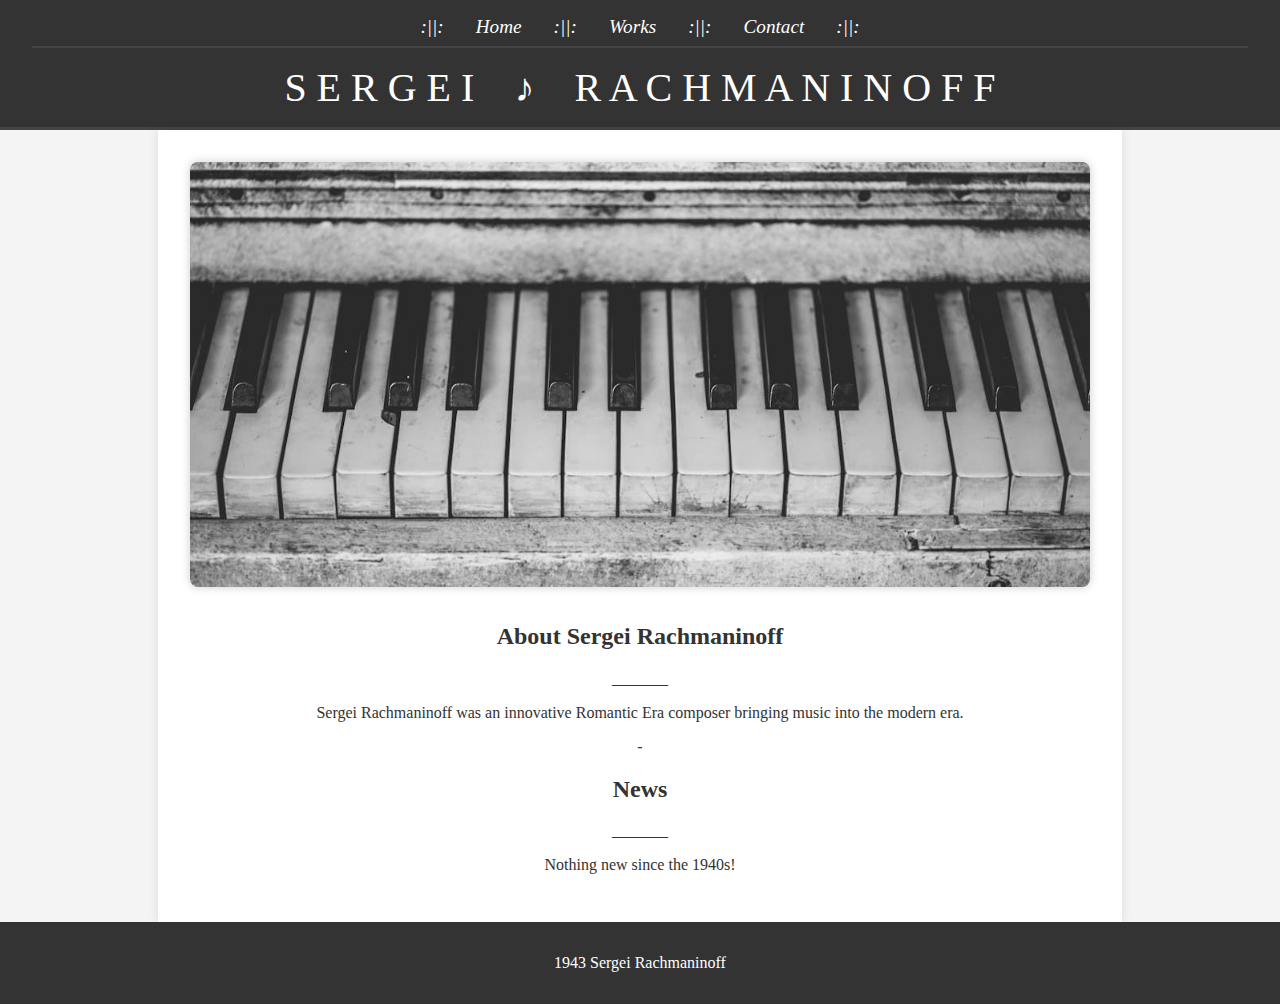
<file: index.html>
<!DOCTYPE html>
<html lang="en">
<head>
    <meta charset="UTF-8">
    <meta name="viewport" content="width=device-width, initial-scale=1.0">
    <title>Sergei Rachmaninoff - Home</title>
    <link rel="stylesheet" href="styles.css">
</head>
<body>
    <header>
        <nav>
            <ul id="nav-list">
                <li><a>:||:</a></li>
                <li><a href="index.html">Home</a></li>
                <li><a>:||:</a></li>
                <li><a href="works.html">Works</a></li>
                <li><a>:||:</a></li>
                <li><a href="contact.html">Contact</a></li>
                <li><a>:||:</a></li>
            </ul>
        </nav>
        <h1>S E R G E I&nbsp;&nbsp;&nbsp;&nbsp;♪&nbsp;&nbsp;&nbsp;&nbsp;R A C H M A N I N O F F</h1>
    </header>
    <main>
        <section class="image-section">
            <img src="images/home-image.jpg" alt="Sergei Rachmaninoff">
        </section>
        <section>
            <h2 align="center">About Sergei Rachmaninoff</h2>
            <p align="center">_______</p>
            <p align="center">Sergei Rachmaninoff was an innovative Romantic Era composer bringing music into the modern era.</p>
        </section>
        <section>
            <p align="center">-</p>
        </section>
        <section>
            <h2 align="center">News</h2>
            <p align="center">_______</p>
            <p align="center">Nothing new since the 1940s!</p>
        </section>
    </main>
    <footer>
        <p>1943 Sergei Rachmaninoff</p>
    </footer>
</body>
</html>
</file>
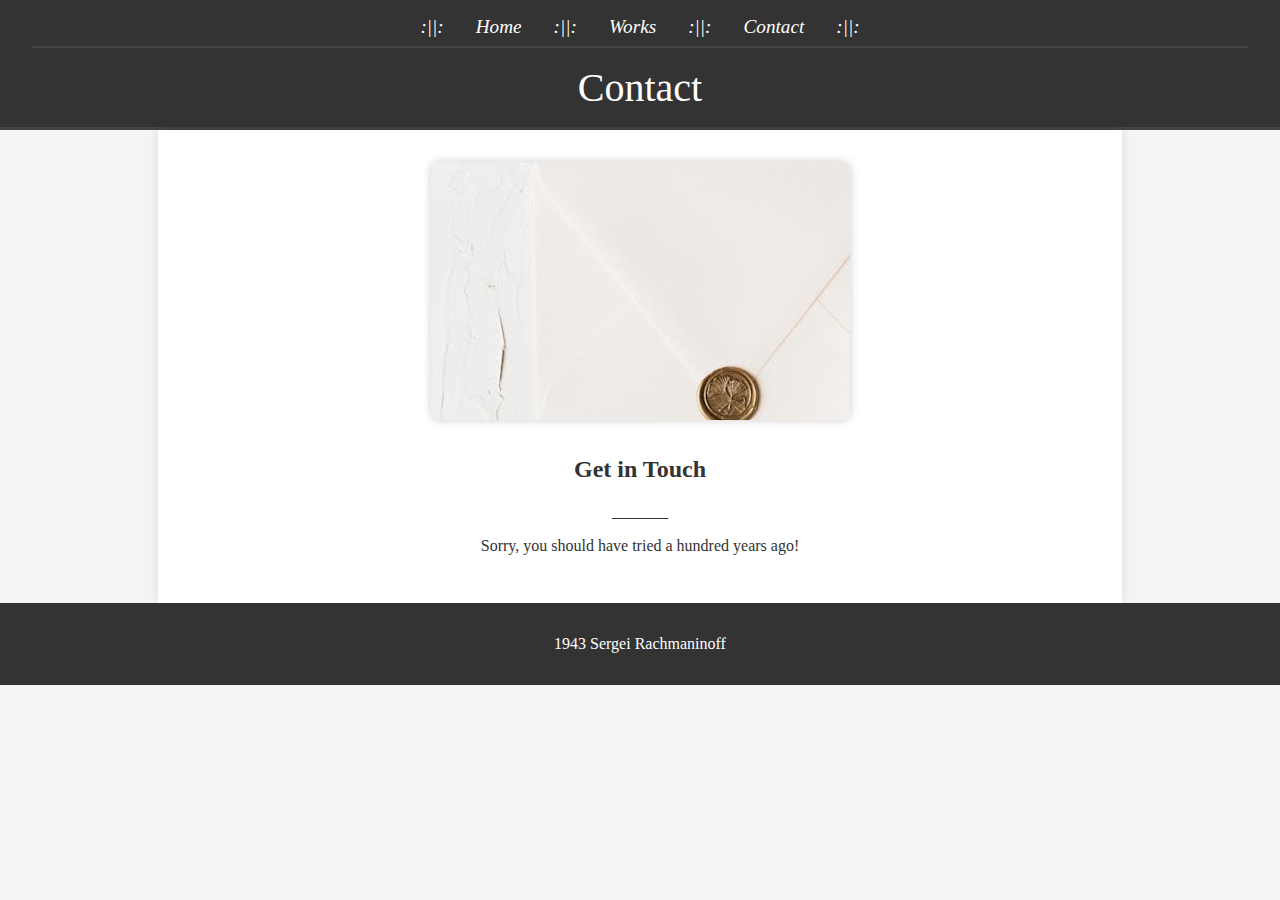
<file: contact.html>
<!DOCTYPE html>
<html lang="en">
<head>
    <meta charset="UTF-8">
    <meta name="viewport" content="width=device-width, initial-scale=1.0">
    <title>Sergei Rachmaninoff - Contact</title>
    <link rel="stylesheet" href="styles.css">
</head>
<body>
    <header>
        <nav>
            <ul id="nav-list">
                <li><a>:||:</a></li>
                <li><a href="index.html">Home</a></li>
                <li><a>:||:</a></li>
                <li><a href="works.html">Works</a></li>
                <li><a>:||:</a></li>
                <li><a href="contact.html">Contact</a></li>
                <li><a>:||:</a></li>
            </ul>
        </nav>
        <h1>Contact</h1>
    </header>
    <main>
        <section class="image-section">
            <img src="images/contact-image.jpg" alt="Sergei Rachmaninoff">
        </section>
        <section>
            <h2 align="center">Get in Touch</h2>
            <p align="center">_______</p>
            <p align="center">Sorry, you should have tried a hundred years ago!</p>
        </section>
    </main>
    <footer>
        <p>1943 Sergei Rachmaninoff</p>
    </footer>
</body>
</html>
</file>
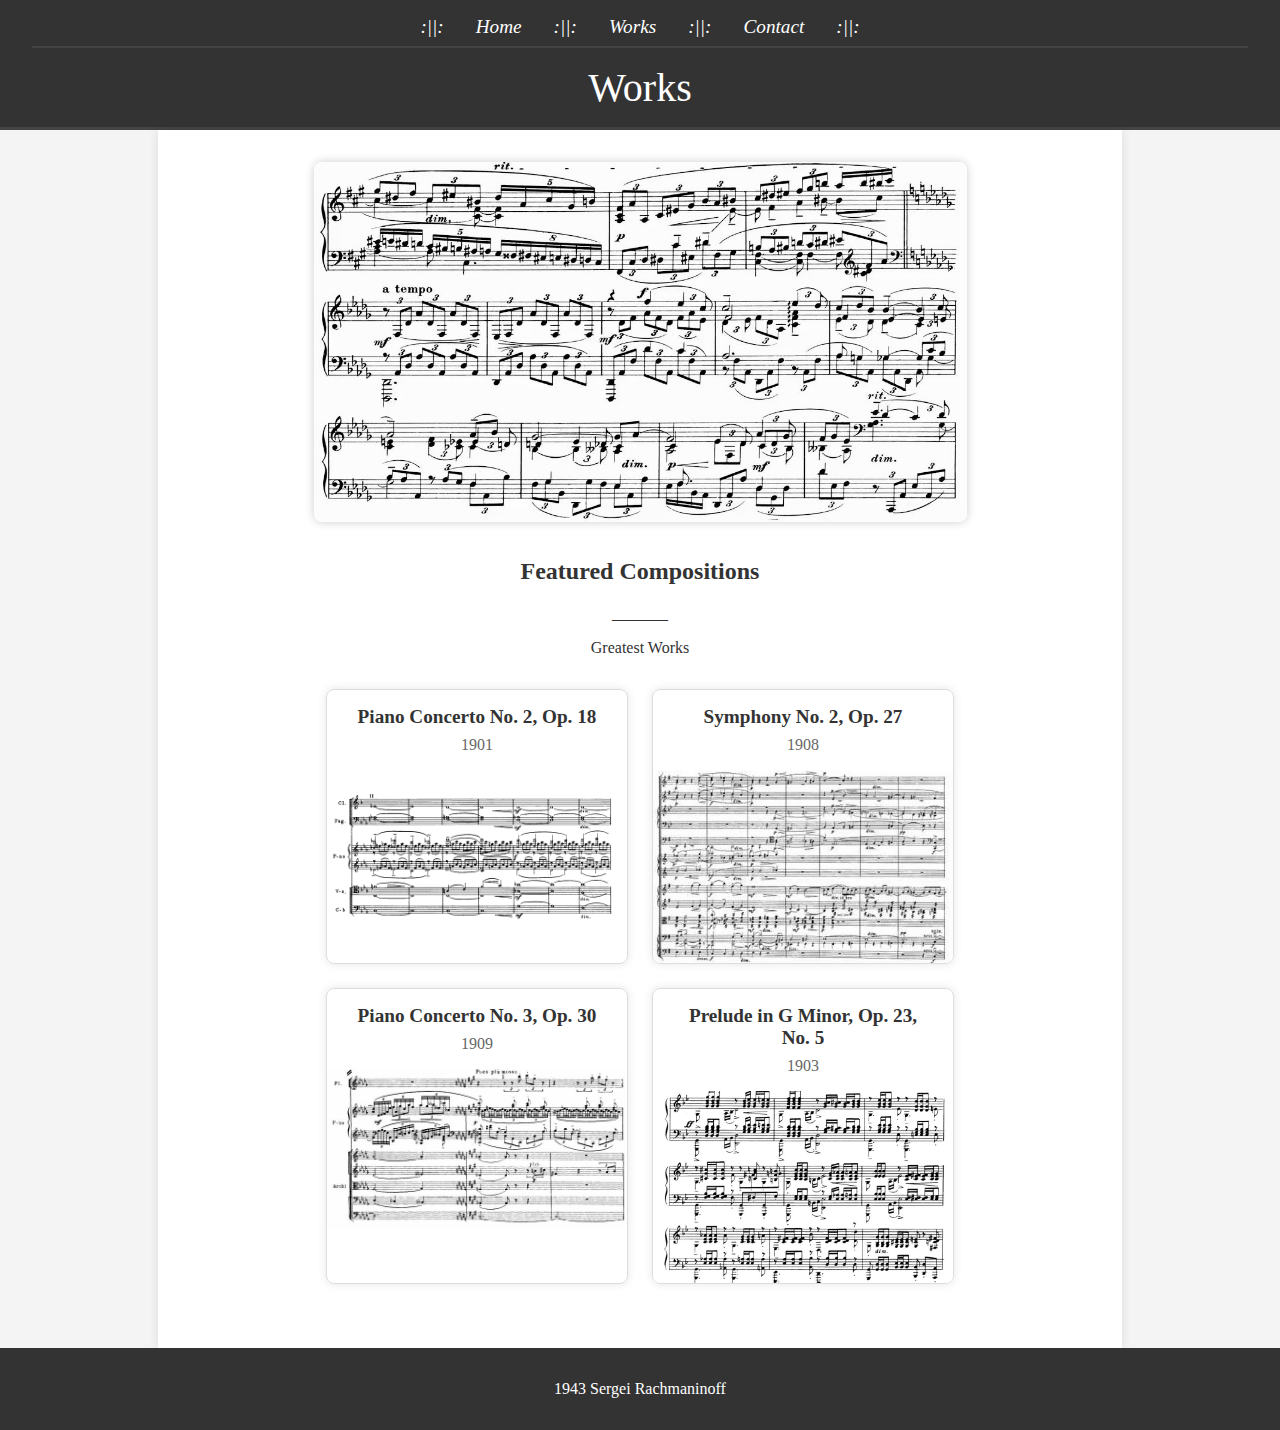
<file: works.html>
<!DOCTYPE html>
<html lang="en">
<head>
    <meta charset="UTF-8">
    <meta name="viewport" content="width=device-width, initial-scale=1.0">
    <title>Sergei Rachmaninoff - Works</title>
    <link rel="stylesheet" href="styles.css">
</head>
<body>
    <header>
        <nav>
            <ul id="nav-list">
                <li><a>:||:</a></li>
                <li><a href="index.html">Home</a></li>
                <li><a>:||:</a></li>
                <li><a href="works.html">Works</a></li>
                <li><a>:||:</a></li>
                <li><a href="contact.html">Contact</a></li>
                <li><a>:||:</a></li>
            </ul>
        </nav>
        <h1>Works</h1>
    </header>
    <main>
        <section class="image-section">
            <img src="images/works-image.jpg" alt="Sergei Rachmaninoff">
        </section>
        <section>
            <h2 align="center">Featured Compositions</h2>
            <p align="center">_______</p>
            <p align="center">Greatest Works</p>
        </section>
        <section class="tiles">
            <div class="tile">
                <a href="https://imslp.org/wiki/Piano_Concerto_No.2,_Op.18_(Rachmaninoff,_Sergei)" target="_blank">
                    <div class="tile-content">
                        <h3>Piano Concerto No. 2, Op. 18</h3>
                        <p>1901</p>
                    </div>
                    <img src="images/work1-image.jpg" alt="Work 1">
                </a>
            </div>
            <div class="tile">
                <a href="https://imslp.org/wiki/Symphony_No.2%2C_Op.27_(Rachmaninoff%2C_Sergei)" target="_blank">
                    <div class="tile-content">
                        <h3>Symphony No. 2, Op. 27</h3>
                        <p>1908</p>
                    </div>
                    <img src="images/work2-image.jpg" alt="Work 2">
                </a>
            </div>
            <div class="tile">
                <a href="https://imslp.org/wiki/Piano_Concerto_No.3,_Op.30_(Rachmaninoff,_Sergei)" target="_blank">
                    <div class="tile-content">
                        <h3>Piano Concerto No. 3, Op. 30</h3>
                        <p>1909</p>
                    </div>
                    <img src="images/work3-image.jpg" alt="Work 3">
                </a>
            </div>
            <div class="tile">
                <a href="https://imslp.org/wiki/10_Preludes,_Op.23_(Rachmaninoff,_Sergei)" target="_blank">
                    <div class="tile-content">
                        <h3>Prelude in G Minor, Op. 23,<br>No. 5</h3>
                        <p>1903</p>
                    </div>
                    <img src="images/work4-image.jpg" alt="Work 4">
                </a>
            </div>
    </main>
    <footer>
        <p>1943 Sergei Rachmaninoff</p>
    </footer>
</body>
</html>
</file>
<file: styles.css>
body {
    font-family: Cambria, Cochin, Georgia, Times, 'Times New Roman', serif;
    margin: 0;
    padding: 0;
    color: #333;
    background-color: #f4f4f4;
}

header {
    background-color: #333;
    color: white;
    padding: 1rem 2rem;
    text-align: center;
    border-bottom: 3px solid #444;
}

nav {
    display: flex;
    flex-direction: column;
    align-items: center;
    border-bottom: 2px solid #444;
    padding-bottom: 0.5rem;
}

nav ul {
    list-style: none;
    margin: 0;
    padding: 0;
    display: flex;
}

nav ul li {
    margin: 0 1rem;
}

nav ul li a {
    color: white;
    text-decoration: none;
    font-family: 'Didot', serif;
    font-style: italic;
    font-weight: 100;
    font-size: 1.2rem;
}

nav .menu-toggle {
    display: none;
    cursor: pointer;
    padding: 10px;
    margin-bottom: 0.5rem;
}

nav .menu-toggle .bar {
    display: block;
    background-color: white;
    height: 4px;
    width: 30px;
    margin: 6px auto;
    transition: 0.3s;
}

header h1 {
    margin: 1rem 0 0 0;
    font-family: 'Times New Roman', Times, serif;
    font-weight: 100;
    font-size: 2.5rem;
}

main {
    padding: 2rem;
    max-width: 900px;
    margin: 0 auto;
    background-color: white;
    box-shadow: 0 0 10px rgba(0, 0, 0, 0.1);
}

footer {
    background-color: #333;
    color: white;
    text-align: center;
    padding: 1rem;
    bottom: 0;
}

/* Images */
.image-section {
    text-align: center;
    margin-bottom: 2rem;
}

.image-section img {
    max-width: 100%;
    height: auto;
    border-radius: 8px;
    box-shadow: 0 0 10px rgba(0, 0, 0, 0.2);
}

/* Works Page Tiles */
.tiles {
    display: flex;
    flex-wrap: wrap;
    gap: 1.5rem;
    justify-content: center;
    margin: 2rem 0;
}

.tile {
    width: 300px;
    border: 1px solid #ddd;
    border-radius: 8px;
    overflow: hidden;
    box-shadow: 0 0 10px rgba(0, 0, 0, 0.1);
    transition: transform 0.3s, box-shadow 0.3s;
}

.tile img {
    width: 100%;
    height: auto;
    display: block;
}

.tile-content {
    padding: 1rem;
    text-align: center;
}

.tile-content h3 {
    margin: 0 0 0.5rem 0;
    font-size: 1.2rem;
}

.tile-content p {
    margin: 0;
    color: #666;
}

.tile:hover {
    transform: translateY(-5px);
    box-shadow: 0 4px 20px rgba(0, 0, 0, 0.2);
}

.tile a {
    text-decoration: none;
    color: inherit;
}
</file>
